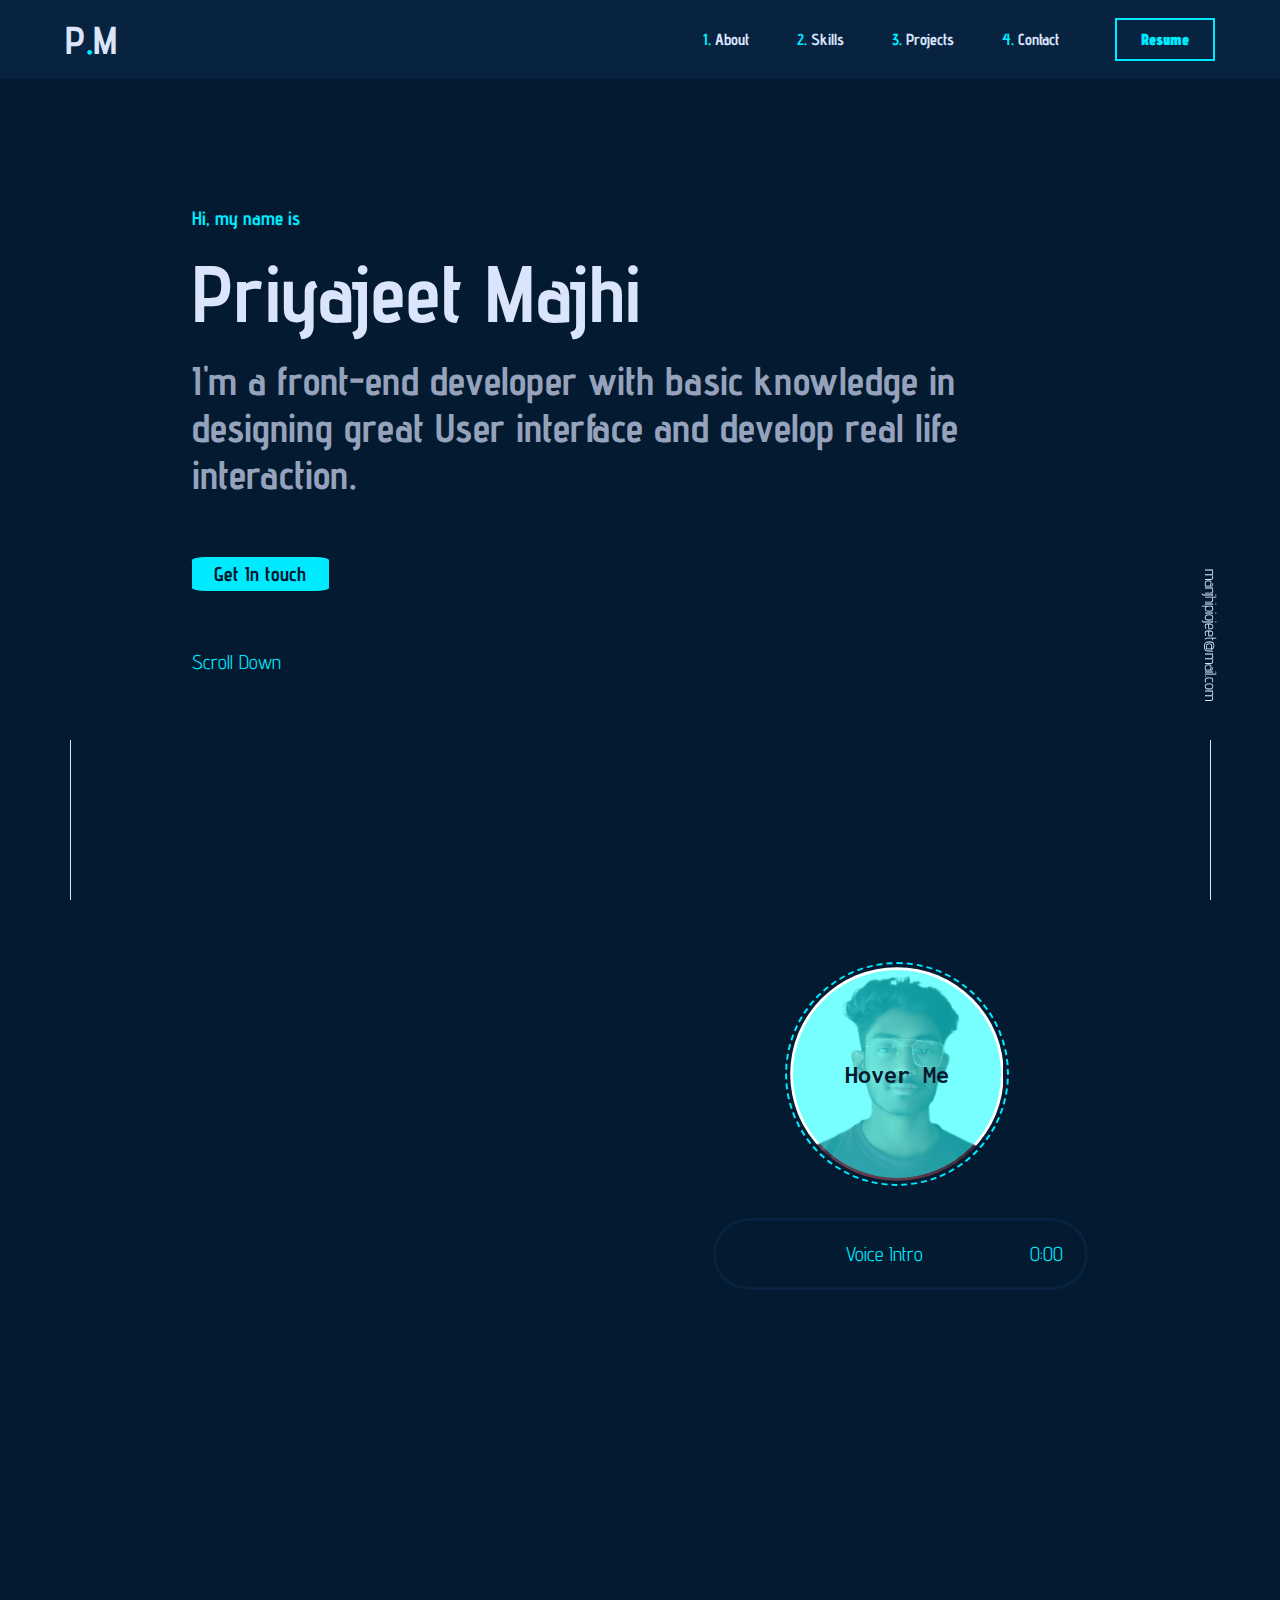
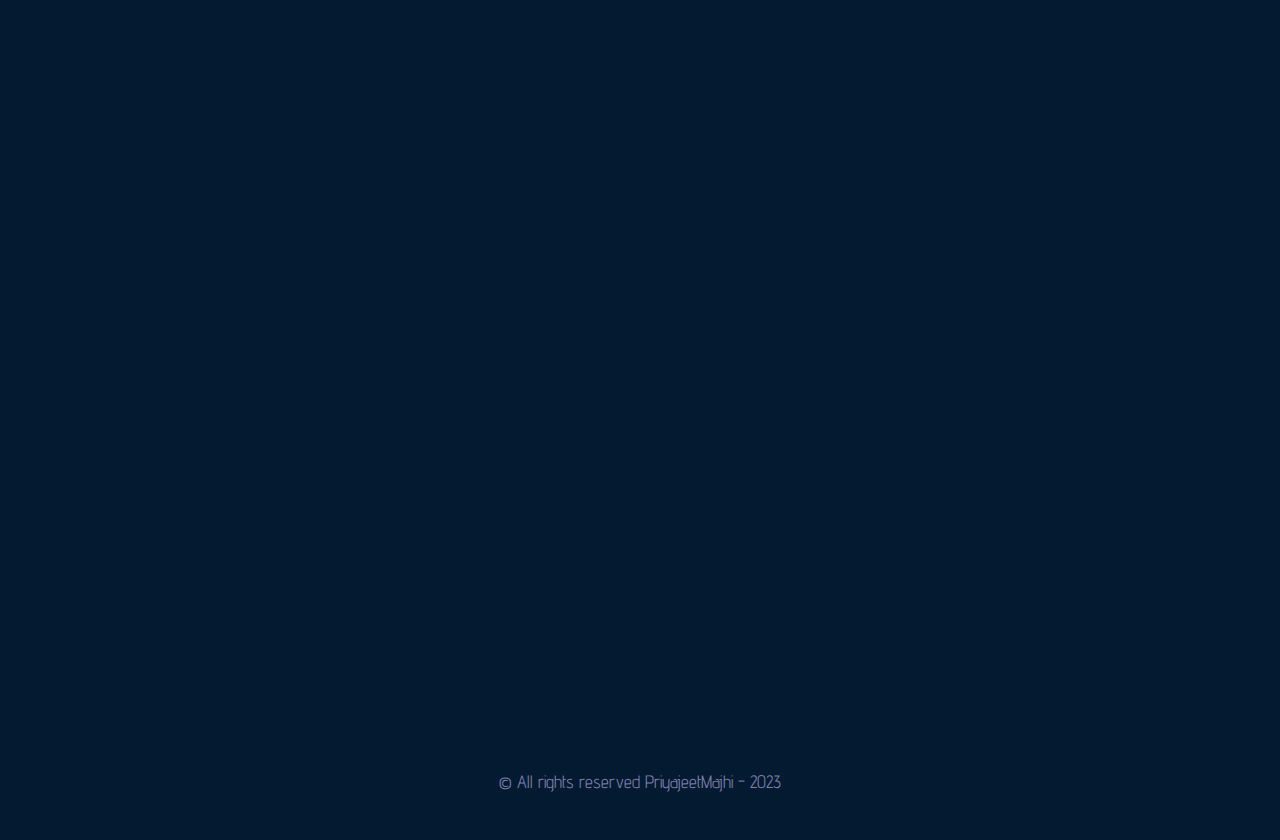
<file: index.html>
<!DOCTYPE html>
<html lang="en">

<head>
    <meta charset="UTF-8">
    <meta http-equiv="X-UA-Compatible" content="IE=edge">
    <meta name="viewport" content="width=device-width, initial-scale=1.0">
    <title>Priyajeet Majhi | Portfolio | Web Developer & Designer</title>
    <meta name="description" content="Priyajeet Majhi is a passionate Web Developer & Designer showcasing a diverse portfolio of innovative designs and development projects. Explore the creative journey and skills of Priyajeet in web development and design.">
    <meta name="keywords" content="Web Developer, Designer, Portfolio, Priyajeet Majhi, Creative Design, Front-end Development">
    <meta name="robots" content="index, follow">
    <!-- Your Open Graph meta tags here for social sharing -->

    <link rel="stylesheet" href="style.css">
    <link rel="preconnect" href="https://fonts.googleapis.com">
    <link rel="stylesheet" href="https://unicons.iconscout.com/release/v4.0.8/css/line.css">
    <link rel="shortcut icon" href="images/20231219_132231.png" type="image/x-icon">
    <!-- Additional stylesheets -->
    <link
      rel="stylesheet"
      href="https://cdn.jsdelivr.net/npm/swiper@11/swiper-bundle.min.css"
   />

    <script type="application/ld+json">
        {
          "@context": "https://schema.org",
          "@type": "Person",
          "name": "Priyajeet Majhi",
          "url": "https://www.priyajeetmajhi.com",
          "sameAs": [
            "https://www.linkedin.com/in/priyajeet-majhi-33882926a/",
            "https://github.com/piojeet",
            "https://twitter.com/Priyajeet_Majhi"
          ]
        }
    </script>

</head>

<body>
    <!-- navigation bar section -->
    <header>
        <nav>


            <div class="name">
                <a href="#">P<span class="same-color">.</span>M</a>
            </div>



            <div class="link navbar">
                <div class="close-icon">
                    <i class="uil uil-times-circle toggleIcon1"></i>
                </div>


                <ul>

                    <li><a href="#about"><span class="same-color">1.</span> About</a></li>
                    <li><a href="#skills"><span class="same-color">2.</span> Skills</a></li>
                    <li><a href="#Projects"><span class="same-color">3.</span> Projects</a></li>
                    <li><a href="#contact-me"><span class="same-color">4.</span> Contact</a></li>


                </ul>

                <div class="resume-btn">
                    <a href="./images/rem.png.png" target="_blank" class="resume"> Resume</a>
                </div>
            </div>

            <div class="menu-icon" id="toggleId">
                <i class="uil uil-list-ui-alt toggleIcon"></i>
            </div>
        </nav>
    </header>
    <!-- navigation bar section -->





    <!-- main section -->
    <main>


        <!-- main section-section-1 -->
        <section id="section-1">
            <div class="container left-up">
                <div class="box">
                    <div class="togle"><a href="https://www.linkedin.com/in/priyajeet-majhi-33882926a/"
                            target="_blank"><i class="uil uil-linkedin-alt"></i></a></div>
                    <div class="togle"><a href="https://github.com/piojeet" target="_blank"><i
                                class="uil uil-github-alt leftColIcon"></i></a></div>
                    <div class="togle"><a href="https://twitter.com/Priyajeet_Majhi" target="_blank"><i
                                class="uil uil-twitter-alt"></i></a></div>
                    <div class="line"></div>
                </div>
            </div>

            <div class="right-container">
                <div class="right-box right-up">
                    <div class="rotate">
                        <p><a href="mailto:manjhipiojeet@mail.com">manjhipiojeet@mail.com</a></p>
                    </div>
                    <div class="second-line"></div>
                </div>
            </div>
        </section>



        <!-- main section-section-1 -->




        <!-- main section-section-2 -->
        <section id="section-2">
            <div class="container top-up">
                <div>
                    <div>
                        <p class="color">Hi, my name is</p>
                    </div>
                    <div>
                        <h2>Priyajeet Majhi</h2>
                    </div>
                    <div>
                        <p class="about">I'm a front-end developer with basic knowledge in designing great User
                            interface
                            and develop real life interaction.</p>
                    </div>
                </div>

                <div class="msg"><a href="#contact-me">Get In touch <i class="uil uil-message"></i></a></div>

                <div class="down"><i class="uil uil-mouse-alt"></i><a href="#foot"> Scroll Down </a><i
                        class="uil uil-angle-double-down"></i></div>
            </div>
        </section>
        <!-- main section-section2 -->

        <!-- main section-section3 -->
        <section class="section-three" id="about">
            <div class="left-up-in">
                <div class="about"><span>01 .</span> About Me
                    <div class="underline">
                        <span></span>
                    </div>
                </div>

                <div class="intro">
                    <p>I'm a success-driven, determined Front-end develop. I have experience using HTML CSS & JavaScript
                        to build accessible component-based web pages and systems. A passionate person willing to learn
                        more technologies to become a better developer than i was yesterday. So determined and result
                        orietend.</p>
                    <p>I have also achieved a good understanding of relational databasses, as well as solid computer
                        science foundations such as complex algorithms and code challenge type problem solving.</p>
                </div>
                <div class="cv"><a download href="images/rem.png.png">Download CV <i class="uil uil-import"></i></a>
                </div>
            </div>

            <div class="right-up-in">
                <div class="woner-img">
                    <img src="images/priyajeet.jpg" alt="owner image">
                </div>
                <div class="voiceNote">
                    <audio id="player" src="last.m4a"></audio>
                    <div class="progress-bar">
                        <div class="player">
                            <div class="controls">
                                <i class="uil uil-play  " id="playIcon"></i>
                            </div>
                            <div class="audioInfo">
                                <span>Voice Intro</span>
                                <div class="bar">
                                    <div id="progress"></div>
                                </div>
                            </div>
                            <div id="current">
                                <span>0:00</span>
                            </div>
                        </div>
                    </div>
                </div>
            </div>
            </div>
            </div>
            </div>
        </section>
        <!-- main section-section3 -->


        <!-- main section-section4 -->

        <section class="section-four" id="skills">
            <div class="Skills left-up-in">
                <span>02 .</span> My Skills
                <div class="underline">
                    <span></span>
                </div>
            </div>


            <div class="flex-box">
                <div class="left-up-in">
                    <h3>Fron-end Development</h3>
                    <p>3 years experience</p>

                    <div>
                        <img src="images/html.png" alt="html image">
                        <img src="images/css.png" alt="css image">
                        <img src="images/js.png" alt="JavaScript image">
                        <img src="images/React.png" alt="React image">
                    </div>
                </div>


                <div class="right-up-in">
                    <h3>Other Skills</h3>
                    <p>3 years experience</p>
                    <div>
                        <img src="images/WordPress.png" alt="WordPress image">
                        <img src="images/git.png" alt="git image">
                        <img class="image" src="images/github (1).png" alt="github image">
                    </div>
                </div>

            </div>

            <div>
                <h4 class="top-up">NB: I'm willing to learn other skills as required.</h4>
            </div>

        </section>
        <!-- main section-section4 -->





        <!------------ main section-section5 ------------->
        <section class="section-five" id="Projects">
            <div class="top-up">
                <div class="project-section">
                    <h2><span>03 .</span> My Projects</h2>
                    <div class="underline">
                        <span></span>
                    </div>
                </div>
                <h4>Here are some of the projects with in my exerience.</h4>
                <!-- ************************************************************************************** -->
            <div class=" swiper mySwiper">
                <div class="flex-container swiper-wrapper">
                    <div class="box-link swiper-slide">
                        <div class="live-flex">
                            <div class="live-red">

                                <div class="boll">
                                    <!-- <a href="#"></a> -->
                                </div>
                                <!-- <a href="#"> -->
                                <span>LIVE</span>
                                <!-- </a> -->
                            </div>

                            <div><i class="uil uil-github-alt leftColIcon"></i></div>
                        </div>


                        <div><img src="images/doctors.png" alt=""></div>
                        <div>
                            <h2>Doctors. website</h2>
                            <p>this a client based website  for a personal doctors use website</p>
                            <p class="skillss"><span>HTML.</span> <span>CSS.</span> <span>JavaScript.</span></p>
                        </div>
                        <div class="live-view"><a href="https://piojeet.github.io/Doctors/" target="_blank">View</a></div>
                    </div>


                    <div class="box-link swiper-slide">
                        <div class="live-flex">
                            <div class="live-red">

                                <div class="boll">
                                    <!-- <a href="#"></a> -->
                                </div>
                                <!-- <a href="#"> -->
                                <span>LIVE</span>
                                <!-- </a> -->
                            </div>

                            <div><i class="uil uil-github-alt leftColIcon"></i></div>
                        </div>


                        <div><img src="images/consulto.png" alt=""></div>
                        <div>
                            <h2>Consulto. website</h2>
                            <p>this a client based website for a personal consulto use website</p>
                            <p class="skillss"><span>HTML.</span> <span>CSS.</span> <span>JavaScript.</span></p>
                        </div>
                        <div class="live-view"><a href="https://piojeet.github.io/consulto/" target="_blank">View</a></div>
                    </div>


                    <div class="box-link swiper-slide">
                        <div class="live-flex">
                            <div class="live-red">

                                <div class="boll">
                                    <!-- <a href="#"></a> -->
                                </div>
                                <!-- <a href="#"> -->
                                <span>LIVE</span>
                                <!-- </a> -->
                            </div>

                            <div><i class="uil uil-github-alt leftColIcon"></i></div>
                        </div>


                        <div><img src="images/sharadsportfolio.png" alt=""></div>
                        <div>
                            <h2>Portfolio. website</h2>
                            <p>this a client based website for a personal portfolio website</p>
                            <p class="skillss"><span>HTML.</span> <span>CSS.</span> <span>JavaScript.</span></p>
                        </div>
                        <div class="live-view"><a href="https://sharadsportfolio.netlify.app/" target="_blank">View</a></div>
                    </div>


                    <div class="box-link swiper-slide">
                        <div class="live-flex">
                            <div class="live-red">

                                <div class="boll">
                                    <!-- <a href="#"></a> -->
                                </div>
                                <!-- <a href="#"> -->
                                <span>LIVE</span>
                                <!-- </a> -->
                            </div>

                            <div><i class="uil uil-github-alt leftColIcon"></i></div>
                        </div>


                        <div><img src="images/reactportfolio.png" alt=""></div>
                        <div>
                            <h2>Portfolio. website</h2>
                            <p>this a client based website for a personal portfolio website</p>
                            <p class="skillss"><span>HTML.</span> <span>CSS.</span> <span>React.</span></p>
                        </div>
                        <div class="live-view"><a href="https://piojeet.github.io/React_Portfolio_1/" target="_blank">View</a></div>
                    </div>

                    <div class="box-link swiper-slide">
                        <div class="live-flex">
                            <div class="live-red">

                                <div class="boll">
                                    <!-- <a href="#"></a> -->
                                </div>
                                <!-- <a href="#"> -->
                                <span>LIVE</span>
                                <!-- </a> -->
                            </div>

                            <div><i class="uil uil-github-alt leftColIcon"></i></div>
                        </div>


                        <div><img src="images/sundown.png" alt=""></div>
                        <div>
                            <h2>Sundown. website</h2>
                            <p>this a client based website for a personal sundown website.</p>
                            <p class="skillss"><span>HTML.</span> <span>CSS.</span> <span>JavaScript.</span></p>
                        </div>
                        <div class="live-view"><a href="./sundownStudio.com/" target="_blank">View</a></div>
                    </div>

                    
                    <div class="box-link swiper-slide">
                        <div class="live-flex">
                            <div class="live-red">

                                <div class="boll">
                                    <!-- <a href="#"></a> -->
                                </div>
                                <!-- <a href="#"> -->
                                <span>LIVE</span>
                                <!-- </a> -->
                            </div>

                            <div><i class="uil uil-github-alt leftColIcon"></i></div>
                        </div>


                        <div><img src="./images/musicplayer.png" alt=""></div>
                        <div>
                            <h2>Music. player</h2>
                            <p>this a client based music player after and before song.</p>
                            <p class="skillss"><span>HTML.</span> <span>CSS.</span> <span>JavaScript.</span></p>
                        </div>
                        <div class="live-view"><a href="./play-music/" target="_blank">View</a></div>
                    </div>

                    <div class="box-link swiper-slide">
                        <div class="live-flex">
                            <div class="live-red">

                                <div class="boll">
                                    <!-- <a href="#"></a> -->
                                </div>
                                <!-- <a href="#"> -->
                                <span>LIVE</span>
                                <!-- </a> -->
                            </div>

                            <div><i class="uil uil-github-alt leftColIcon"></i></div>
                        </div>


                        <div><img src="images/porfolio.png" alt=""></div>
                        <div>
                            <h2>Portfolio. website</h2>
                            <p>this a client based website for a personal portfolio website</p>
                            <p class="skillss"><span>HTML.</span> <span>CSS.</span> <span>JavaScript.</span></p>
                        </div>
                        <div class="live-view"><a href="https://piojeet.github.io/sample-porfolio/" target="_blank">View</a></div>
                    </div>

                    <div class="box-link swiper-slide">
                        <div class="live-flex">
                            <div class="live-red">

                                <div class="boll">
                                    <!-- <a href="#"></a> -->
                                </div>
                                <!-- <a href="#"> -->
                                <span>LIVE</span>
                                <!-- </a> -->
                            </div>

                            <div><i class="uil uil-github-alt leftColIcon"></i></div>
                        </div>


                        <div><img src="images/3Dbook.png" alt=""></div>
                        <div>
                            <h2>3D book. website</h2>
                            <p>this a client based website for a personal 3D book use website</p>
                            <p class="skillss"><span>HTML.</span> <span>CSS.</span> <span>JavaScript.</span></p>
                        </div>
                        <div class="live-view"><a href="https://piojeet.github.io/3D-book-portfolio/" target="_blank">View</a></div>
                    </div>
                </div>
                <div class="swiper-pagination"></div>
            </div>
                <!-- <div class="see-more"><a href="more.html">SEE MORE</a></div> -->
                <div class="resume-btn see-more"><a href="more.html" class="resume"> SEE MORE</a></div>
            </div>
        </section>
        <!-- main section-section5 -->




        <!-- main section-section6 -->

        <section class="section-six" id="contact-me">
            <div class="width-set left-up-in">
                <h3><span>04 . </span>Contact Me</h3>
                <div class="underline">
                    <span></span>
                </div>
            </div>


            <div class="contact-flex">

                <div class="left-up-in">

                    <div class="contact-me">
                        <div><i class="uil uil-incoming-call"></i></div>

                        <div class="call-me">Call Me
                            <div class="numer"><a href="tel:+918954919272">+91 89 54 919 272</a></div>
                        </div>
                    </div>

                    <div class="contact-me">
                        <div><i class="uil uil-envelope-download"></i></div>
                        <div class="call-me">Email
                            <div class="numer"><a href="mailto:manjhipiojeet@gmail.com" class="numer">manjhipiojeet@gmail.com</a></div>
                        </div>
                    </div>

                    <div class="contact-me">

                        <div><i class="uil uil-location-point"></i></div>

                        <div class="call-me">Location
                            <div class="numer">India</div>
                        </div>
                    </div>

                </div>

                <form action="#" class="right-up-in" id="form">
                    <!-- <form class="right-up-in" action="https://formspree.io/f/xqkvvjdr" method="POST"> -->
                    <div id="margin">
                        <div class="full-name">
                            <label for="name" id="focus-one">Full Name</label>
                            <input type="text" autocomplete="off" id="name" required name="name" placeholder="">
                        </div>

                        <div class="full-name">
                            <label for="email">Email</label>
                            <input type="email" autocomplete="off" id="email" required name="Email">
                        </div>

                        <div>
                            <textarea spellcheck="false" autocomplete="off" minlength="10" name="message" id="textarea" cols="50" rows="12"
                                placeholder="your message" required></textarea>
                        </div>

                        <!-- <a href="#name" id="a">
                                <h4 class="send">Send <i class="uil uil-message"></i> </h4>
                            </a> -->
                        <button type="submit" class="send" id="btn">Send <i class="uil uil-message"></i></button>
                    </div>
                </form>

            </div>


        </section>
        <!-- main section-section6 -->
    </main>

    <footer id="foot">
        <div>&copy; All rights reserved PriyajeetMajhi - 2023</div>
    </footer>



    <script src="https://cdn.jsdelivr.net/npm/swiper@11/swiper-bundle.min.js"></script>
    <script src="main.js"></script>
    <script src="https://smtpjs.com/v3/smtp.js"></script>
</body>

</html>
</file>
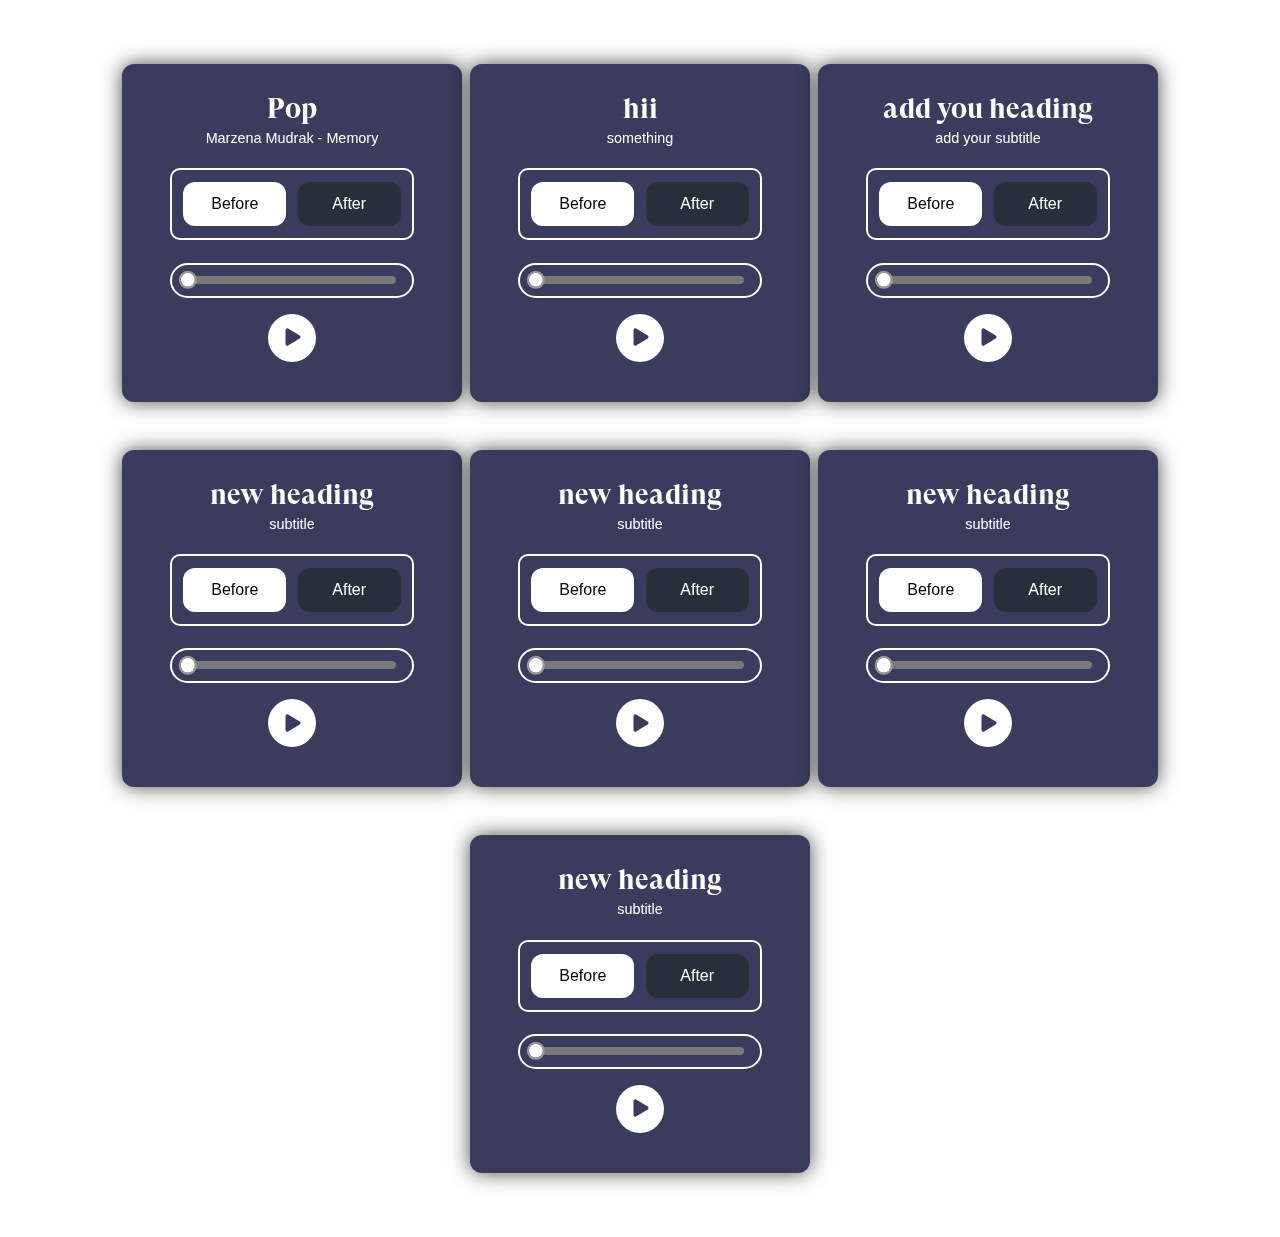
<file: play-music/index.html>
<!DOCTYPE html>
<html lang="en">

<head>
    <meta charset="UTF-8">
    <meta name="viewport" content="width=device-width, initial-scale=1.0">
    <title>Music Player</title>
    <link rel="preconnect" href="https://fonts.googleapis.com">
    <link rel="preconnect" href="https://fonts.gstatic.com" crossorigin>
    <link rel="stylesheet" href="css/style.css">
</head>

<body>
    <div class="container___main"></div>
    <script src="js/audio.js"></script>
    <script src="js/main.js"></script>
    <script>
        window.parent.postMessage({ height: document.body.scrollHeight }, '*');
        window.addEventListener("resize",()=>{
            window.parent.postMessage({ height: document.body.scrollHeight }, '*');
        })
    </script>
</body>

</html>
</file>
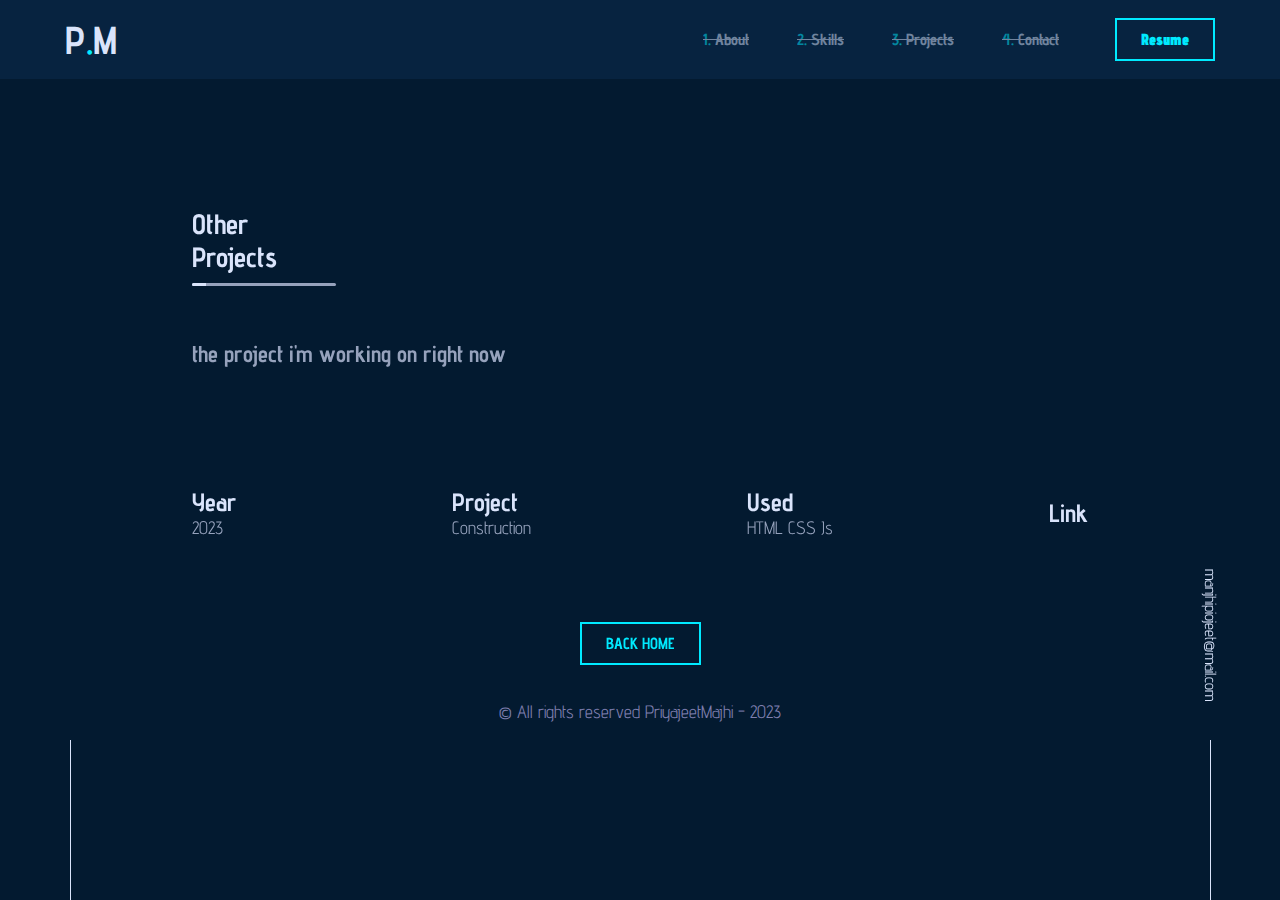
<file: more.html>
<!DOCTYPE html>
<html lang="en">

<head>
    <meta charset="UTF-8">
    <meta http-equiv="X-UA-Compatible" content="IE=edge">
    <meta name="viewport" content="width=device-width, initial-scale=1.0">
    <meta name="description"
        content="Priyajeet Majhi is a passionate Web Developer & Designer showcasing a diverse portfolio of innovative designs and development projects. Explore the creative journey and skills of Priyajeet in web development and design.">
    <meta name="keywords"
        content="Web Developer, Designer, Portfolio, Priyajeet Majhi, Creative Design, Front-end Development">

    <!-- Open Graph meta tags -->
    <meta property="og:title" content="Priyajeet Majhi | Portfolio | Web Developer & Designer">
    <meta property="og:description"
        content="Priyajeet Majhi is a passionate Web Developer & Designer showcasing a diverse portfolio of innovative designs and development projects. Explore the creative journey and skills of Priyajeet in web development and design.">
    <meta property="og:type" content="website">

    <link rel="stylesheet" href="style.css">
    <!-- For more.html -->
    <meta name="robots" content="noindex, nofollow">


    <link rel="preconnect" href="https://fonts.googleapis.com">
    <link rel="stylesheet" href="https://unicons.iconscout.com/release/v4.0.8/css/line.css">

    <!-- Favicon -->
    <link rel="icon" type="image/jtp" href="images/priyajeet.jpg">
    <title>Priyajeet Majhi | Portfolio | Web Developer & Designer</title>

    <style>
        .link ul li {
            margin: 0rem 1.5rem;
            list-style: none;
            opacity: 0.5;
        }


        .link ul li a {
            color: var(--textColor);
            text-decoration: line-through;
            cursor: no-drop;
        }



        @media only screen and (max-width: 768px) {
            div.Skills {
                font-size: 25px;
                width: fit-content;
                margin-bottom: 3rem;
            }

            div.flex-box {
                align-items: flex-start;
                flex-direction: column;
                display: grid;
                grid-template-columns: repeat(2, 1fr);

            }
        }
    </style>
</head>

<body>
    <!-- navigation bar section -->
    <header>
        <nav>


            <div class="name">
                <a href="#">P<span class="same-color">.</span>M</a>
            </div>



            <div class="link navbar">
                <div class="close-icon">
                    <i class="uil uil-times-circle toggleIcon1"></i>
                </div>


                <ul>

                    <li><a href="#about"><span class="same-color">1.</span> About</a></li>
                    <li><a href="#skills"><span class="same-color">2.</span> Skills</a></li>
                    <li><a href="#Projects"><span class="same-color">3.</span> Projects</a></li>
                    <li><a href="#contact-me"><span class="same-color">4.</span> Contact</a></li>


                </ul>

                <div class="resume-btn"><a href="rem.png.png" class="resume"> Resume</a></div>
            </div>

            <div class="menu-icon" id="toggleId">
                <i class="uil uil-list-ui-alt toggleIcon"></i>
            </div>
        </nav>
    </header>
    <!-- navigation bar section -->

    <!-- main section -->
    <main>
        <!-- main section-section1 -->
        <section id="section-1">
            <div class="container left-up">
                <div class="box">
                    <div class="togle"><a href="https://www.linkedin.com/in/priyajeet-majhi-33882926a/"
                            target="_blank"><i class="uil uil-linkedin-alt"></i></a></div>
                    <div class="togle"><a href="https://github.com/piojeet" target="_blank"><i
                                class="uil uil-github-alt leftColIcon"></i></a></div>
                    <div class="togle"><a href="https://twitter.com/Priyajeet_Majhi" target="_blank"><i
                                class="uil uil-twitter-alt"></i></a></div>
                    <div class="line"></div>
                </div>
            </div>

            <div class="right-container">
                <div class="right-box right-up">
                    <div class="rotate">
                        <p>manjhipiojeet@mail.com</p>
                    </div>
                    <div class="second-line"></div>
                </div>
            </div>
        </section>
        <!-- main section-section1 -->

        <!-- main section-section4 -->

        <section class="top-up">
            <div class="section-four">
                <div class="Skills">
                    Other Projects
                    <div class="underline">
                        <span></span>
                    </div>
                </div>

                <div class="working">
                    <h4>the project i'm working on right now</h4>
                </div>



                <div class="flex-box">
                    <div>
                        <h3>Year</h3>
                        <p>2023</p>


                    </div>


                    <div>
                        <h3>Project</h3>
                        <p>Construction</p>

                    </div>


                    <div>
                        <h3>Used</h3>
                        <p>HTML CSS Js</p>

                    </div>

                    <div>
                        <h3>Link</h3>
                        <p><a href="https://github.com/piojeet" target="_blank"><i
                                    class="uil uil-github-alt leftColIcon"></i></a></p>

                    </div>
                </div>


                <!-- <div class="back-home"><a href="index.html#Projects">BACK HOME</a></div> -->
                <div class="resume-btn back-home"><a href="index.html#Projects" class="resume"> BACK HOME</a></div>
            </div>
        </section>
        <!-- main section-section4 -->



        <footer>
            <div>&copy; All rights reserved PriyajeetMajhi - 2023</div>
        </footer>
    </main>



    <script>
        document.querySelectorAll('nav ul a').forEach(function (link) {
            link.addEventListener('click', function (event) {
                event.preventDefault();
            });
        });
    </script>

    <script src="main.js"></script>

    <script>
        // Remove the topelementsAdded variable
        window.addEventListener('load', function () {
            addTopElementClass();
        });

        window.addEventListener('scroll', function () {
            addTopElementClass();
        });

        function addTopElementClass() {
            let elements = document.querySelectorAll('.top-up');
            elements.forEach((element) => {
                let elementTop = element.getBoundingClientRect().top;
                let windowHeight = window.innerHeight;

                if (elementTop <= windowHeight && elementTop >= 0) {
                    element.classList.add('topelements');

                } if (elementTop <= windowHeight * 0.90) {
                    element.classList.add('topelements');
                }
            });

            let elementst = document.querySelectorAll('.left-up');
            elementst.forEach((element) => {
                let elementTop = element.getBoundingClientRect().top;
                let windowHeight = window.innerHeight;

                if (elementTop <= windowHeight && elementTop >= 0) {
                    element.classList.add('topelements');

                } if (elementTop <= windowHeight * 0.90) {
                    element.classList.add('leftelements');
                }
            });

            let elementste = document.querySelectorAll('.right-up');
            elementste.forEach((element) => {
                let elementTop = element.getBoundingClientRect().top;
                let windowHeight = window.innerHeight;

                if (elementTop <= windowHeight && elementTop >= 0) {
                    element.classList.add('topelements');

                } if (elementTop <= windowHeight * 0.90) {
                    element.classList.add('rightelements');
                }
            });



        }
    </script>
</body>

</html>
</file>
<file: style.css>
@import url("https://fonts.googleapis.com/css2?family=Advent+Pro:wght@300;400;600&family=Barlow+Condensed:wght@400;500;600&family=Inconsolata:wght@300;400&display=swap");

@import url("https://fonts.googleapis.com/css2?family=Poppins:wght@300;400;500&display=swap");

* {
    margin: 0;
    padding: 0;
    box-sizing: border-box;
    font-family: 'Advent Pro', sans-serif;
    /* overflow-x: hidden; */

}

a {
    color: inherit;
    text-decoration: none;
}

html {
    scroll-behavior: smooth;
    overflow-x: hidden;
}

body {
    background: var(--BgColor);
    scroll-behavior: smooth;
    overflow-x: hidden;
}

::-webkit-scrollbar-thumb {
    background: var(--primaryColor);
    border-radius: 2rem;
    cursor: pointer;
}

::-webkit-scrollbar {
    width: 0.5rem;
    background: var(--BgColor);
    border-radius: 2rem;

}


:root {
    --primaryColor: #00eaff;
    --primaryHover: hsl(185, 92%, 41%);
    --secondaryColor: rgb(150, 162, 188);
    --paragraphColor: rgb(127, 127, 175);
    --BgColor: #031a30;
    --formColor: rgb(2, 15, 29);
    --projectCardColor: #072340;
    --textColor: #dae4fb;
}

/* navigation bar section */
header {
    background: var(--projectCardColor);

}

nav {
    max-width: 1150px;
    width: 97%;
    /* height: 7vw; */
    background: var(--projectCardColor);
    display: flex;
    justify-content: space-between;
    align-items: center;
    flex-wrap: wrap;
    padding: 1rem 0;
    font-weight: bolder;
    position: relative;
    /* top: 0; */
    z-index: 9;
    margin: auto;
}

nav .name a {
    font-size: 39px;
    color: var(--textColor);
    cursor: pointer;
    text-decoration: none;
}


.link ul {
    display: flex;
    flex-wrap: wrap;
}

div.link {
    display: flex;
    flex-wrap: wrap;
}


.link ul li {
    margin: 0rem 1.5rem;
    list-style: none;
}


.link ul li a {
    color: var(--textColor);
    text-decoration: none;
}


span.same-color {
    color: var(--primaryColor);
}


nav ul a::before {
    content: "";
    background: var(--primaryColor);
    width: 100%;
    height: 2px;
    position: absolute;
    left: 0;
    bottom: 0;
    transform: scaleX(0);
    transform-origin: bottom right;
    transition: transform 150ms;
    border-radius: 10px;
}

nav ul a:hover::before {
    transform: scaleX(1);
    transform-origin: bottom left;
}

nav ul a {
    position: relative;
}

header nav .resume-btn a {
    margin-left: 2rem;
}

nav .menu-icon {
    color: var(--primaryColor);
    font-size: 28px;
    cursor: pointer;
    display: none;
}

nav .close-icon {
    color: var(--primaryColor);
    font-size: 28px;
    position: absolute;
    right: 10px;
    top: 10px;
    display: none;
    cursor: pointer;
}


/* navigation bar section */












/* main section-section1 */
#section-1 .container {
    /* display: c; */
    /* border: 2px solid var(--primaryColor); */
    width: 40px;
    display: flex;
    justify-content: center;
    align-items: center;
    flex-wrap: wrap;
    bottom: 0;
    position: absolute;
    left: 50px;
    position: fixed;
}

#section-1 .box div {
    padding: 0.6rem 0rem;
}

#section-1 div.box {
    display: flex;
    align-items: center;
    flex-direction: column;
    flex-wrap: wrap;
}


#section-1 div.line {
    width: 1px;
    height: 10rem;
    background-color: var(--textColor);
    /* margin-left: 6px; */
    margin-top: 1rem;
}

#section-1 div.box i {
    color: var(--textColor);
    margin: 0px -8px;
    font-size: 20px;
    position: absolute;
    transition: 1s;
}

#section-1 .box i:hover {
    color: var(--primaryColor);
    transform: translateY(-5px);
}

#section-1 .box div.togle {
    margin: 15px 0;
}

#section-1 div.right-container {
    /* border: 2px solid var(--primaryColor); */
    width: 40px;
    display: flex;
    justify-content: center;
    align-items: center;
    flex-wrap: wrap;
    bottom: 0;
    position: absolute;
    right: 50px;
    position: fixed;

}

#section-1 div.second-line {
    width: 1px;
    height: 10rem;
    background-color: var(--textColor);
}

#section-1 .rotate p {
    transform: rotate(90deg);
    margin-bottom: 6rem;
    color: var(--textColor);
    cursor: pointer;
}

#section-1 .rotate p:hover {
    color: var(--primaryColor);
}

#section-1 .right-box {
    display: flex;
    align-items: center;
    flex-direction: column;
    flex-wrap: wrap;
}

/* main section-section-1 */







/* main section-section2 */


#section-2 .container {
    max-width: 1000px;
    width: 70%;
    margin: auto;
    padding-top: 8rem;
}

#section-2 h2 {
    font-size: 5rem;
    color: var(--textColor);
    padding-top: 1rem;
    padding-bottom: 1rem;
}

#section-2 p.color {
    color: var(--primaryColor);
    font-weight: bolder;
    font-size: 1.2rem;
}

#section-2 p.about {
    color: var(--secondaryColor);
    font-weight: bolder;
    font-size: 2.5rem;
}

#section-2 .msg {
    margin: 4rem 0rem;
}

#section-2 .msg a {
    text-decoration: none;
    color: var(--BgColor);
    background-color: var(--primaryColor);
    font-size: 20px;
    padding: 0.3rem 1.4rem;
    border-radius: 10%;
    font-weight: bolder;
}

#section-2 .msg a:hover {
    padding: 0.3rem 1.2rem;
}

#section-2 .down {
    color: var(--primaryColor);
    font-size: 20px;
}

#section-2 .down a {
    text-decoration: none;
    color: var(--primaryColor);
}

#section-2 i.uil-angle-double-down {
    animation-name: move;
    animation-duration: 1s;
    animation-iteration-count: infinite;
    animation-timing-function: linear;
    position: absolute;
}

@keyframes move {
    0% {}

    50% {
        transform: translateY(6px);
    }

    100% {
        transform: translateY(0px);
    }
}

/* main section-section-2 */













/* main section-section3 */
section.section-three {
    justify-content: center;
    max-width: 1000px;
    width: 70%;
    padding-top: 8rem;
    margin: auto;
    display: flex;
    align-items: center;
}

.section-three div img {
    width: 14rem;
    border-radius: 50%;
    border: 2px dashed var(--primaryColor);
    padding: 0.2rem;
}

div.woner-img::before {
    width: 13rem;
    height: 13rem;
    content: "Hover Me";
    background: rgba(0, 253, 253, 0.534);
    /* mix-blend-mode: screen; */
    position: absolute;
    display: flex;
    align-items: center;
    justify-content: center;
    font-size: 1.6rem;
    font-weight: bolder;
    border-radius: 50%;
    color: var(--BgColor);
    align-self: center;
    overflow: hidden;
    font-family: "Inconsolata", monospace;
    justify-self: center;
    transition: all 0.3s;
}

div.woner-img:hover.woner-img::before {
    height: 0%;
}

/* .section-three > div{
    width: 50%;
} */

.section-three span {
    color: var(--primaryColor);
}

div.about {
    font-size: 28px;
    color: var(--textColor);
    font-weight: bolder;
    margin-bottom: 3rem;
    font-family: 'Advent Pro', sans-serif;
    width: 9rem;
}

div.intro {
    width: 85%;
    font-size: 20px;
    color: var(--textColor);
    text-align: justify;
}

div.intro p {
    margin-bottom: 2rem;
}

div.cv a {
    text-decoration: none;
    color: var(--BgColor);
    background-color: var(--primaryColor);
    font-size: 20px;
    padding: .3rem 0.7rem;
    margin-bottom: 1rem;
    font-weight: bolder;
}

div.player {
    display: flex;
    justify-content: space-between;
    /* border: 3px solid var(--projectCardColor); */
    color: var(--BgColor);
    width: 369px;
    height: 66px;
    align-items: center;
    background: var(--BgColor);
    font-size: 20px;
    padding: 1.4rem;
    border-radius: 4rem;
}

.progress-bar {
    padding: 3px;
    margin-top: 2rem;
    background: var(--projectCardColor);
    border-radius: 4rem;
    width: fit-content;
}

.controls i {
    color: var(--primaryColor);
    font-size: 32px;
    cursor: pointer;
}

div.woner-img {
    width: 367px;
    display: flex;
    justify-content: space-evenly;
    align-items: center;
    flex-wrap: wrap;
    margin-top: 10rem;
}

#current {
    color: var(--primaryColor);
}

/* main section-section3 */

/* main section-section4 */

div.flex-box {
    display: flex;
    justify-content: space-between;
    align-items: center;
    padding-bottom: 6rem;
}

div.flex-box>div a {
    font-size: 30px;
    color: var(--primaryColor);
}

.section-four {
    max-width: 1000px;
    width: 70%;
    margin: auto;
    padding-top: 8rem;
}

.Skills span {
    color: var(--primaryColor);
}

div.Skills {
    font-size: 28px;
    color: var(--textColor);
    font-weight: bolder;
    width: 9rem;
}

.section-four img {
    width: 2.6rem;
    margin-right: 0.7rem;
    margin: 1.5rem 0;
}

.section-four h3 {
    font-size: 25px;
    color: var(--textColor);
    margin-top: 3.5rem;
}

.section-four p {
    font-size: 18px;
    color: var(--secondaryColor);
}

.section-four h4 {
    font-size: 23px;
    color: var(--secondaryColor);
    margin: 4rem 0;
}

/* main section-section4 */










/* main section-section-5 */
.flex-container img {
    width: 100%;
    height: auto;
    object-fit: cover;
    border-radius: 6px;
}

.section-five {
    width: 70%;
    max-width: 1000px;
    margin: auto;
    padding-top: 2rem;
}
/* 
.flex-container {
    display: flex;
    justify-content: space-around;
    align-items: center;
    display: grid;
    grid-template-columns: repeat(2, 1fr);
    align-items: center;
    width: 100%;
    margin: auto;
    gap: 1rem;
} */

div.box-link {
    width: 100%;
   
    height: auto;
    background: var(--projectCardColor);
    border-radius: 10px;
    padding: 1rem;

}

/* .box-link:hover{
    transform: translateY(-0.7rem);
    transition: 1s;
} */

div.live-flex {
    display: flex;
    justify-content: space-between;
    margin-bottom: 0.5rem;
    font-size: 1rem;
    flex-wrap: wrap;
}

.live-flex a span {
    color: rgb(214, 18, 18);
    font-weight: bolder;
}

.live-flex a {
    text-decoration: none;

}

.live-flex i {
    color: var(--primaryColor);
    font-size: 1.7rem;
}

.boll {
    content: "";
    height: 10px;
    width: 10px;
    border-radius: 50%;
    background: crimson;
    margin-left: 1rem;
    /* position: relative; */
    display: flex;
    justify-content: center;
    align-items: center;
    flex-wrap: wrap;
    cursor: pointer;
}

div.live-red {
    display: flex;
    align-items: center;
    flex-wrap: wrap;
    gap: 1rem;
    color: crimson;
    letter-spacing: 1px;
    font-weight: 800;
}



.box-link h2 {
    color: var(--textColor);
    text-align: center;
    margin: 0.8rem 0;
}

.box-link p {
    color: var(--secondaryColor);
    text-align: justify;
    /* margin: 1rem 0; */
    text-align: center;
}

.box-link p span {
    color: var(--paragraphColor);

}

.section-five h4 {
    text-align: center;
    font-size: 1.4rem;
    margin-bottom: 1.5rem;
    color: var(--secondaryColor);
}

.project-section h2 {
    font-size: 2rem;
    color: var(--textColor);

}

.project-section h2 span {
    color: var(--primaryColor);
}

.project-section {
    width: 13rem;
    margin: 5rem 0;
}

.boll::before {
    content: "";
    width: 1rem;
    height: 1rem;
    border: 2px solid red;
    position: absolute;
    border-radius: 50%;
    transition: all 1s;
    animation-name: livecircle;
    animation-iteration-count: infinite;
    animation-timing-function: linear;
    animation-duration: 0.55s;
    animation-direction: reverse;
    cursor: pointer;
}

@keyframes livecircle {
    0% {
        transform: scale();
        border: none;
    }

    50% {
        transform: scale(1);
        border: 2px solid red;
    }

    100% {
        transform: scale(0);
    }
}

p.skillss {
    word-spacing: 1rem;
    text-align: center;
    padding: 1rem 0;
}

.section-five .see-more {
    text-align: center;
    margin-top: 6rem;
}

.see-more a {
    border: 2px solid var(--primaryColor);
    padding: 0.6rem 1.5rem;
    font-size: 16px;
    text-decoration: none;
    font-weight: bolder;
    color: var(--primaryColor);
}

.see-more a:hover {
    border: none;
    color: var(--textColor);
}

.live-view a {
    display: block;
    width: 100%;
    padding: 10px 0;
    text-align: center;
    border: 2px solid var(--primaryColor);
    border-radius: 30px;
    margin-bottom: 1rem;
    text-decoration: none;
    color: var(--textColor);
    font-size: 20px;
    font-weight: 800;
    transition: all .2s;
}

.live-view a:hover {
    background: var(--BgColor);
}


/* main section-section5 */






/* main section-section5 */

.section-six {
    width: 70%;
    margin: auto;
    max-width: 1000px;
    padding-top: 6rem;
}

.contact-flex {
    display: flex;
    justify-content: space-between;
    align-items: center;
}

.contact-flex>div {
    width: 100%;
}

.contact-flex form {
    width: 100%;
}

.full-name {
    width: 100%;
    height: 4rem;
    background: var(--formColor);
    padding: 0.3rem 2rem;
    margin: 1rem 0;
    border-radius: 5px;
    position: relative;
}

input#name {
    width: 100%;
    background: transparent;
    outline: none;
    border: none;
    color: white;

}


input#email {
    width: 100%;
    background: transparent;
    outline: none;
    border: none;
    color: white;
}

.full-name label {
    display: block;
    color: var(--secondaryColor);
    font-weight: bolder;
}

#textarea {
    background: var(--formColor);
    outline: none;
    border: none;
    padding: 1rem;
    color: var(--textColor);
    width: 100%;
    resize: none;
    border-radius: 5px;

}

::placeholder {
    font-weight: bolder;
    color: var(--secondaryColor);
    font-size: 17px;

}

.call-me {
    color: var(--textColor);
    font-size: 25px;
    font-weight: bolder;

}

div.numer {
    color: var(--paragraphColor);
    font-size: 19px;
    font-weight: bolder;
}

.contact-me {
    display: flex;
    align-items: center;
    flex-wrap: wrap;
    margin: 3rem 0;
}

.contact-me i {
    color: var(--primaryColor);
    font-size: 24px;
    margin: 0 1rem;
}

.section-six h3 {
    font-size: 2rem;
    color: var(--textColor);

}

.width-set {
    width: fit-content;
    margin: 3rem 0;
}

.section-six span {
    color: var(--primaryColor);
}



.send {
    width: 100%;
    background: var(--primaryColor);
    text-align: center;
    padding: 0.7rem;
    border-radius: 5rem;
    font-size: 1.4rem;
    margin: 1rem 0;
    cursor: pointer;
    outline: none;
    border: none;
}

.send:hover {
    background: var(--primaryHover);
}

#a {
    text-decoration: none;
    color: var(--BgColor);
}

/* main section-section5 */



/* footer  */
footer {
    text-align: center;
    margin: 3rem 0;
    font-size: 18px;
    color: var(--paragraphColor);
}



/* -------------All Button Animation ----------------- */
a.resume {
    padding: 0.5rem 1.5rem;
    border: 2px solid var(--primaryColor);

}

.resume-btn a {
    border: 2px solid var(--primaryColor);
    padding: 0.6rem 1.5rem;
    font-size: 16px;
    text-decoration: none;
    font-weight: bolder;
    color: var(--primaryColor);
}

.resume-btn {
    text-align: center;
    position: relative;
}

.resume-btn .resume {
    position: relative;
}

.resume-btn .resume::before {
    content: "";
    height: 100%;
    width: 0%;
    background: var(--primaryColor);
    position: absolute;
    top: 0;
    left: 0;
    z-index: -1;
    -webkit-transition: 0.5s;
    transition: 0.5s;
    display: none;
}

.resume-btn .resume::after {
    content: "";
    height: 100%;
    width: 0%;
    background: var(--BgColor);
    position: absolute;
    top: 0;
    left: 0;
    z-index: -1;
    -webkit-transition: 0.5s;
    transition: 0.5s;
}

.resume-btn .resume:hover {
    color: var(--textColor);
    border: 2px solid var(--BgColor);
}

.resume-btn .resume:hover::before,
.resume-btn .resume:hover::after {
    width: 100%;
    display: block;
}





/* ----------- About Bottom underline Animation---------------- */
.underline {
    width: 100%;
    height: 3px;
    background: var(--secondaryColor);
    left: 0;
    top: 10px;
    position: relative;
    border-radius: 10px;
    overflow: hidden;
}

.underline span {
    width: 10%;
    height: 100%;
    background: var(--textColor);
    position: absolute;
    animation-name: moveline;
    animation-timing-function: linear;
    animation-iteration-count: infinite;
    animation-duration: 2s;
    left: 0;
}

@keyframes moveline {
    from {}

    to {
        left: 100%;
    }
}









/* ------------- Responsive Design Use Media query -------------- */
@media only screen and (max-width: 1025px) {
    #section-1 .container {
        left: 15px;
    }

    #section-1 div.right-container {
        right: 15px;
    }

    #section-2 h2 {
        font-size: 45px;
    }

    #section-2 p.about {
        font-size: 25px;
    }

    .resume-btn a {
        padding: 0.5rem 1.3rem;
    }

    div.intro {
        width: 90%;
        font-size: 18px;
    }

    div.woner-img::before {
        width: 9.1rem;
        height: 9.1rem;
    }

    .section-three div img {
        width: 10rem;
    }

    div.player {
        width: 100%;
        max-width: 369px;
    }

    .progress-bar {
        width: 100%;
    }

    div.woner-img {
        width: 330px;
    }

    #section-2 .container {
        width: 80%;
    }

    section.section-three {
        width: 80%;
    }

    .section-four {
        width: 80%;
    }

    .section-five {
        width: 80%;
    }

    .section-six {
        width: 80%;
    }


}








@media only screen and (max-width: 768px) {
    nav .menu-icon {
        display: block;
    }

    nav .close-icon {
        display: block;
    }

    nav .navbar {
        width: 70%;
        height: 20rem;
        position: absolute;
        background: var(--formColor);
        top: -21rem;
        left: 50%;
        transform: translateX(-50%);
        border-radius: 20px;
        border: 2px solid var(--primaryColor);
        display: flex;
        justify-content: center;
        align-items: center;
        flex-direction: column;
        gap: 25px;
        text-align: center;
        transition: all 1s;
        z-index: 999;
    }

    nav .navbar ul {
        flex-direction: column;
        gap: 25px;
    }

    nav .navbar ul li a {
        font-size: 1rem;

    }


    .active.link {
        top: 5rem;
    }

    #section-1 .container {
        display: none;
    }

    #section-1 div.right-container {
        display: none;
    }

    #section-2 .container {
        width: 95%;
    }

    nav {
        width: 95%;
    }

    #section-2 .down {
        width: fit-content;
        margin: auto;
    }

    section.section-three {
        width: 95%;
    }

    div.woner-img {
        margin: 3rem auto 0;
    }

    section.section-three {
        justify-content: center;
        max-width: 1000px;
        width: 95%;
        padding-top: 8rem;
        margin: auto;
        display: flex;
        align-items: center;
        flex-direction: column;
    }

    div.flex-box {
        align-items: flex-start;
        flex-direction: column;
    }

    .flex-container {
        grid-template-columns: repeat(1, 1fr);
        gap: 1.5rem;
    }

    .section-four h4 {
        margin: 0rem 0;
    }

    .section-four {
        width: 95%;
    }

    .section-six {
        width: 95%;
        padding-top: 5rem;
    }

    .contact-flex {
        flex-direction: column;
    }

    div.about {
        font-size: 25px;
        width: fit-content;
    }

    div.Skills {
        font-size: 25px;
        width: fit-content;
    }

    .project-section {
        width: fit-content;
        margin: 4rem 0;
    }

    .project-section h2 {
        font-size: 25px;
    }

    .section-three>div {
        width: 100%;
    }

    div.player {
        width: 100%;
        max-width: none;
    }

    .progress-bar {
        width: 80%;
        margin: auto;
        margin-top: 1rem;
    }

    .section-six h3 {
        font-size: 25px;
    }

    div.numer {
        font-size: 16px;
    }

    .call-me {
        font-size: 20px;
    }

    .contact-me i {
        font-size: 20px;
        margin: 0 1rem;
    }

    .contact-flex {
        display: block;
    }

    .box-link h2 {
        font-size: 20px;
    }

    .section-four h3 {
        font-size: 20px;
    }
}












@media only screen and (max-width: 425px) {
    #section-2 h2 {
        font-size: 35px;
    }

    #section-2 .container {
        padding-top: 6rem;
    }

    #section-2 p.about {
        font-size: 20px;
    }

    .progress-bar {
        width: 95%;
    }

    .section-four h4 {
        font-size: 18px;
    }

    .section-five h4 {
        font-size: 18px;
    }

    footer {
        font-size: 16px;
        padding-top: 5rem;
    }

    div.woner-img {
        width: 100%;
    }

    div.intro {
        width: 100%;
        font-size: 18px;
    }

    .section-five {
        width: 95%;
    }

    nav .navbar {
        width: 90%;
    }
}










/* ------------------- js Animation --------------- */
.top-up {
    opacity: 0;
    transition: 1s ease;
    /* position: relative; */
    transform: translateY(200px);
}

.topelements {
    opacity: 1;
    transform: translateY(0);
}

.left-up {
    opacity: 0;
    transition: 1s ease;
    transform: translateX(-200px);
}

.leftelements {
    opacity: 1;
    transform: translateX(0);
}

.right-up {
    opacity: 0;
    transition: 1s ease;
    transform: translateX(200px);
}

.rightelements {
    opacity: 1;
    transform: translateX(0);
}

.left-up-in {
    opacity: 0;
    transition: 1s ease;
    transform: translateX(-100%);
}

.leftelementsin {
    opacity: 1;
    transform: translateX(0);
}

.right-up-in {
    opacity: 0;
    transition: 1s ease;
    transform: translateX(100%);
}

.rightelementsin {
    opacity: 1;
    transform: translateX(0);
}

main {
    overflow: hidden;
}


.swiper {
    width: 90vh;
    height: 100vh;
  }
.swiper-slide {
    text-align: center;
    font-size: 18px;
    background: #fff;
    display: flex;
    justify-content: center;
    align-items: center;
  }
  .swiper-slide img {
    display: block;
    width: 100%;
      height: 100%;
    object-fit: cover;
  }
  @media screen and (max-width: 600px) {
    .swiper {
        width:100%;
        height: 100%;
      }
  }
</file>
<file: play-music/css/style.css>
@font-face {
    font-family: GT Super Display Bold;
    src: url(../GT-Super/GT-Super-Display-Bold-Trial.otf);
}

* {
    margin: 0;
    padding: 0;
    box-sizing: border-box;
}



.container___main {
    height: fit-content;
    display: flex;
    justify-content: center;
    column-gap: .5rem;
    row-gap: 3rem;
    flex-wrap: wrap;
    /* background: #e56b6f; */
    /* height: 100vh; */
    padding: 4em 0;
}

.container___main .box {
    padding: 1.5rem 3rem;
    max-width: 340px;
    width: 100%;
    backdrop-filter: blur(10px);
    border-radius: 12px;
    background: #3a3b5d;
    box-shadow: 0px 0px 20px rgba(0,0,0,0.7);
    /* margin-top: 8rem; */
}

.main___heading__box {
    display: flex;
    flex-direction: column;
    align-items: center;
    justify-content: center;
}

.heading__art {
    font-size: 1.75rem;
    font-weight: 500;
    color: #fff;
    font-family: GT Super Display Bold;
    line-height: 1.5;
    -webkit-font-smoothing: antialiased;
}

.box .para {
    font-size: 0.9rem;
    color: #fff;
    font-family: 'Inter', sans-serif;
    font-weight: 400;
}

.before-after-btn {
    height: 4.5rem;
    /* background-color: rgb(60, 255, 0); */
    width: 100%;
    display: grid;
    grid-template-columns: 1fr 1fr;
    place-items: center;
    padding: 0rem 0.35rem;
    border-radius: 10px;
    /* border: 2px solid #38EA93; */
    margin-top: 1.4rem;
}

.before-after-btn label {
    font-size: 1rem;
    border: none;
    color: #fff;
    width: 90%;
    height: 2.75rem;
    font-weight: 400;
    font-family: 'Inter', sans-serif;
    border-radius: 12px;
    cursor: pointer;
    transition: all ease-in-out 0.3s;
    background: #27303a;
    display: flex;
    align-items: center;
    justify-content: center;
}

.before-after-btn input {
    display: none;

}

/* #boxe-1 .before-after-btn input[type="radio"]:checked + .green {
    background: #38EA93!important;
    color: #1d1f22;
}

#boxe-2 .before-after-btn input[type="radio"]:checked + .light-blue {
    background: #9EAEF0!important;
    color: #1d1f22;
}

#boxe-3 .before-after-btn input[type="radio"]:checked + .red {
    background: #FF6666!important;
    color: #1d1f22;
} */





/* ------------- progreeBar ------------ */
.container___main .progress-bar {
    margin-top: 1.4rem;
    padding: 0.3rem 1rem 0.5rem 1rem;
    border-radius: 50px;
    /* border: 2px solid #38EA93; */
}

.container___main .progress-bar .progree-player {
    position: relative;
    display: inline-flex;
    /* background: #38EA937d; */
    height: 0.5rem;
    width: 100%;
    border-radius: 12px;
    cursor: pointer;
}
/* 
#boxe-2 .progress-bar .progree-player {
    background: #9EAEF07d;
}

#boxe-3 .progress-bar .progree-player {
    background: #FF66667d;
} */


.container___main .progress-bar .progree-player .progree-player__thumb {
    position: absolute;
    border-radius: 50px;
    width: 0.9rem;
    height: 0.9rem;
    top: 50%;
    left: 0%;
    transform: translate(-50%, -50%);
    /* background: #38EA93; */
    z-index: 999;
    /* transform-origin: left; */
    outline: 2px solid #999999;
}

.container___main .progree-player__count {
    position: absolute;
    left: 0;
    top: 0;
    /* background: #38EA93; */
    height: 100%;
    width: 0;
    border-radius: 12px;
    /* transform-origin: left; */
}
/* 
#boxe-2 .progree-player__count {
    background: #9EAEF0 !important;
}

#boxe-3 .progree-player__count {
    background: #FF6666 !important;
}

#boxe-2 .progress-bar .progree-player .progree-player__thumb {
    background: #9EAEF0 !important;
}

#boxe-3 .progress-bar .progree-player .progree-player__thumb {
    background: #FF6666 !important;
}

#boxe-3 .red {
    border-color: #FF6666 !important;
}

#boxe-2 .light-blue {
    border-color: #9EAEF0 !important;
} */



/* ------------- playBtn ------------ */
.container___main .music-play-btn {
    display: flex;
    align-items: center;
    justify-content: center;
    width: 100%;
    padding-top: 1rem;
}

.container___main .music-play-btn button {
    background: transparent;
    border: 0rem;
    font-size: 0.9rem;
    /* padding: 0.3rem; */
    cursor: pointer;
    background: #fff;
    width: 3rem;
    height: 3rem;
    border: none;
    outline: none;
    border-radius: 50%;
}

.container___main .music-play-btn button svg {
    width: 1.5rem;
    height: 1.5rem;
    fill: #3a3b5d;
    /* stroke: #38EA93; */
    position: relative;
    top: 1px;
    left: 1px;
}

/* .container___main .music-play-btn button svg polygon {
    fill: #3a3b5d;
    width: 1rem;
    height: 1rem;
} */

/* #boxe-2 .music-play-btn button svg {
    stroke: #9EAEF0 !important;
}

#boxe-3 .music-play-btn button svg {
    stroke: #FF6666 !important;
} */

.container___main .music-play-btn {
    position: relative;
}

.container___main .music-play-btn .music-off {
    /* width: 2.6rem; */
    /* height: 2.6rem; */
    /* border: 2px solid #38EA93; */
    position: relative;
    /* border-radius: 50%; */
    display: none;
    /* top: 8px; */
}

.container___main .music-play-btn .music-off::after {
    content: '';
    width: 4px;
    height: 1rem;
    border-radius: 1px;
    position: absolute;
    top: 50%;
    left: 35%;
    transform: translate(0%, -50%);
    background: #3a3b5d;
}

.container___main .music-play-btn .music-off::before {
    content: '';
    width: 4px;
    height: 1rem;
    border-radius: 1px;
    position: absolute;
    top: 50%;
    right: 35%;
    transform: translate(0%, -50%);
    background: #3a3b5d;
}

.container___main .music-play-btn .play-pause-btn {
    height: 4rem;
}

/* 
#boxe-2 .music-play-btn .music-off {
    border-color: #9EAEF0 !important;
}

#boxe-2 .music-play-btn .music-off::after {
    border-color: #9EAEF0 !important;
}

#boxe-3 .music-play-btn .music-off {
    border-color: #FF6666 !important;
}

#boxe-3 .music-play-btn .music-off::after {
    border-color: #FF6666 !important;
} */
</file>
